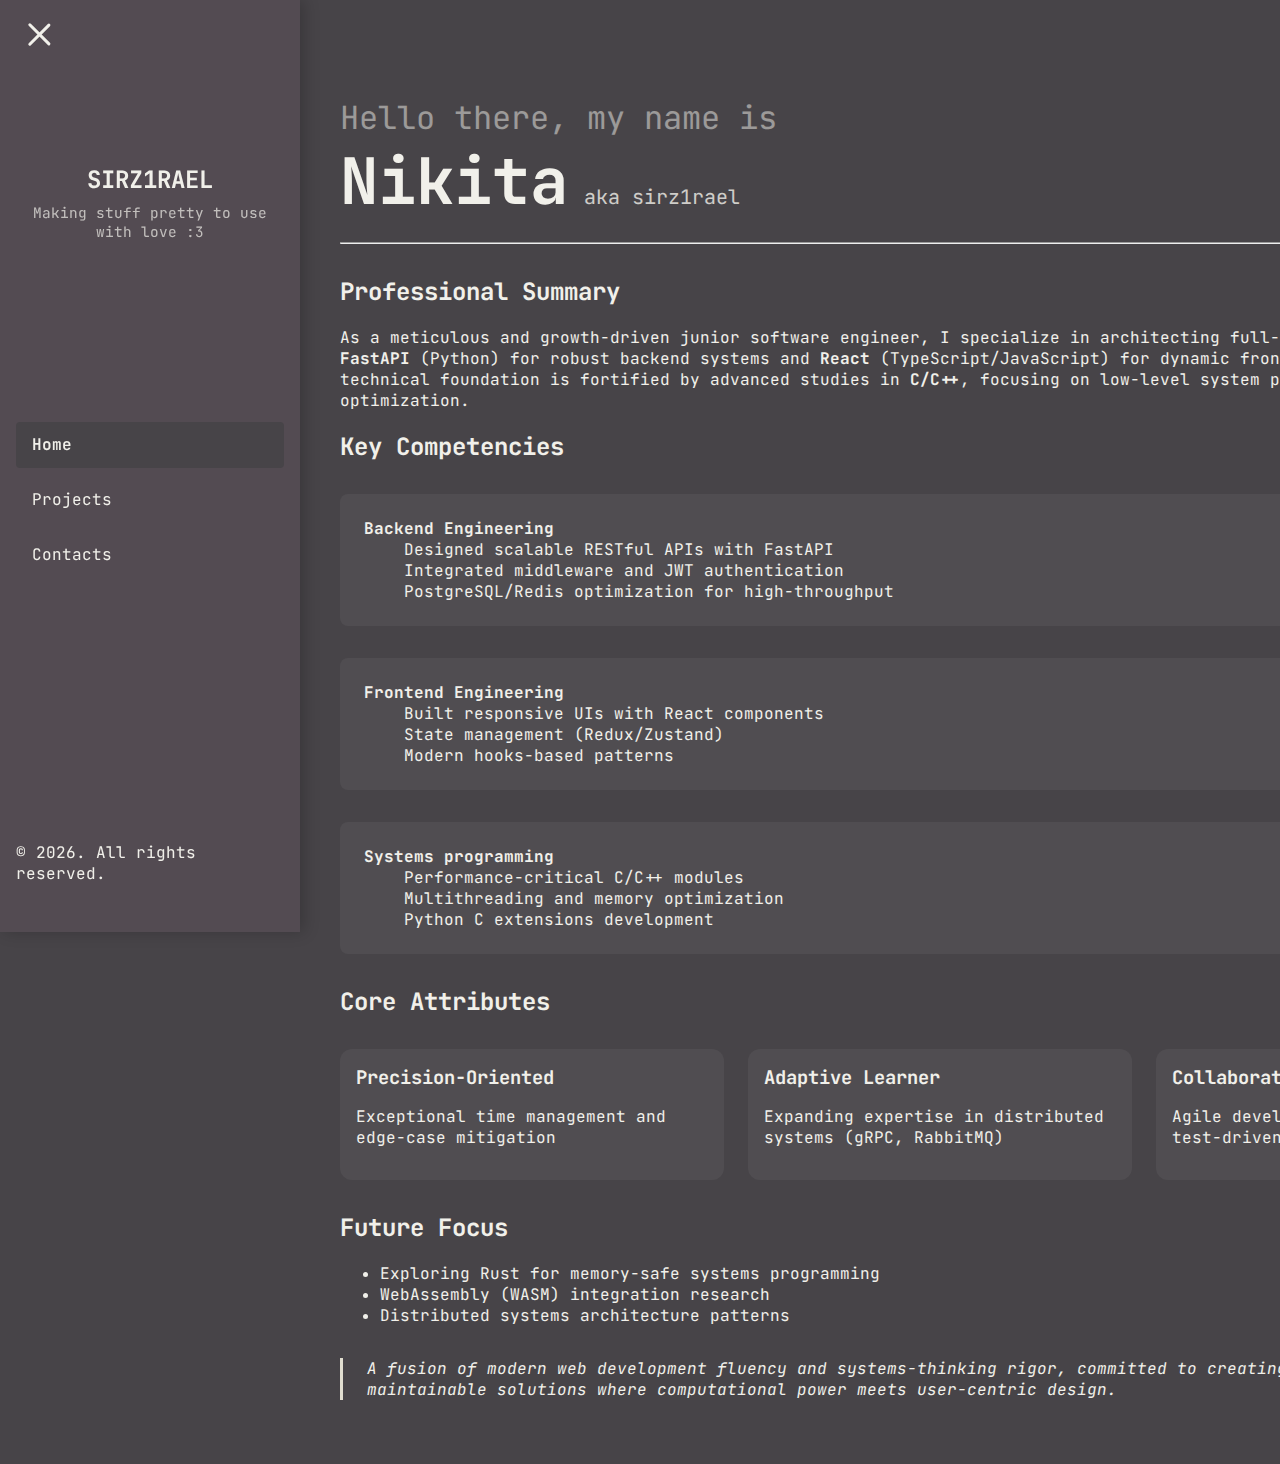
<file: index.html>
<!DOCTYPE html>
<html lang="en">
  <head>
    <meta charset="UTF-8" />
    <meta name="viewport" content="width=device-width, initial-scale=1.0" />
    <link rel="stylesheet" type="text/css" href="styles/styles.css" />
    <link rel="preconnect" href="https://fonts.googleapis.com" />
    <link rel="preconnect" href="https://fonts.gstatic.com" crossorigin />
    <link
      href="https://fonts.googleapis.com/css2?family=JetBrains+Mono:ital,wght@0,100..800;1,100..800&display=swap"
      rel="stylesheet"
    />

    <link
      rel="shortcut icon"
      href="https://avatars.githubusercontent.com/u/150961457?s=400&u=b5364c37fd1d751c5211fee14584ce5788694560&v=4"
      type="image/x-icon"
    />
    <title>sirz1rael's portfolio</title>
  </head>
  <body onload="handleHidden()">
    <input type="checkbox" class="checkbox" />
    <div class="hamburger-lines">
      <span class="line line1"></span>
      <span class="line line2"></span>
      <span class="line line3"></span>
    </div>
    <nav class="vertical-navigation" aria-hidden="false">
      <div class="vertical-navigation-container">
        <div class="items">
          <div class="head">
            <div class="intro">SIRZ1RAEL</div>
            <div class="slogan">Making stuff pretty to use with love :3</div>
          </div>
          <div class="nav-body">
            <ul class="links">
              <li>
                <a class="link active" href="/">Home</a>
              </li>
              <li><a class="link" href="/projects">Projects</a></li>
              <li><a class="link" href="/contacts">Contacts</a></li>
            </ul>
          </div>
          <div class="nav-footer">2025. All rights reserved.</div>
        </div>
      </div>
    </nav>

    <main class="home">
      <header class="introduction">
        <p>Hello there, my name is</p>
        <span class="name">
          <strong>Nikita</strong>
          <span class="desc">aka sirz1rael</span>
          <span><a class="desc-link" href="/resume">Resume / About me</a></span>
        </span>
        <hr />
      </header>

      <article class="description">
        <section class="professional-profile">
          <h2>Professional Summary</h2>
          <p>
            As a meticulous and growth-driven junior software engineer, I
            specialize in architecting full-stack solutions using
            <strong lang="en">FastAPI</strong> (Python) for robust backend
            systems and <strong lang="en">React</strong> (TypeScript/JavaScript)
            for dynamic frontend interfaces. My technical foundation is
            fortified by advanced studies in <strong lang="en">C/C++</strong>,
            focusing on low-level system programming and performance
            optimization.
          </p>
        </section>

        <section class="key-competencies">
          <h2>Key Competencies</h2>
          <dl class="competency-list">
            <div class="competency-item">
              <dt><strong>Backend Engineering</strong></dt>
              <dd>Designed scalable RESTful APIs with FastAPI</dd>
              <dd>Integrated middleware and JWT authentication</dd>
              <dd>PostgreSQL/Redis optimization for high-throughput</dd>
            </div>
            <div class="competency-item">
              <dt><strong>Frontend Engineering</strong></dt>
              <dd>Built responsive UIs with React components</dd>
              <dd>State management (Redux/Zustand)</dd>
              <dd>Modern hooks-based patterns</dd>
            </div>
            <div class="competency-item">
              <dt><strong>Systems programming</strong></dt>
              <dd>Performance-critical C/C++ modules</dd>
              <dd>Multithreading and memory optimization</dd>
              <dd>Python C extensions development</dd>
            </div>
          </dl>
        </section>

        <section class="core-attributes">
          <h2>Core Attributes</h2>
          <div class="attribute-grid">
            <div>
              <h3>Precision-Oriented</h3>
              <p>Exceptional time management and edge-case mitigation</p>
            </div>
            <div>
              <h3>Adaptive Learner</h3>
              <p>Expanding expertise in distributed systems (gRPC, RabbitMQ)</p>
            </div>
            <div>
              <h3>Collaborative Mindset</h3>
              <p>Agile development with Jira/Git and test-driven approach</p>
            </div>
          </div>
        </section>

        <section class="future-focus">
          <h2>Future Focus</h2>
          <ul class="future-items">
            <li>Exploring Rust for memory-safe systems programming</li>
            <li>WebAssembly (WASM) integration research</li>
            <li>Distributed systems architecture patterns</li>
          </ul>
        </section>

        <blockquote class="value-proposition">
          <p>
            A fusion of modern web development fluency and systems-thinking
            rigor, committed to creating efficient and maintainable solutions
            where computational power meets user-centric design.
          </p>
        </blockquote>
      </article>
    </main>
    <script>
      document.addEventListener("DOMContentLoaded", () => {
        const checkbox = document.querySelector(".checkbox");
        const nav = document.querySelector(".vertical-navigation");

        checkbox.addEventListener("change", (e) => {
          nav.setAttribute("aria-hidden", e.target.checked);
        });

        // Update year automatically
        document.querySelector(
          ".nav-footer"
        ).textContent = `© ${new Date().getFullYear()}. All rights reserved.`;
      });
    </script>
  </body>
</html>
</file>
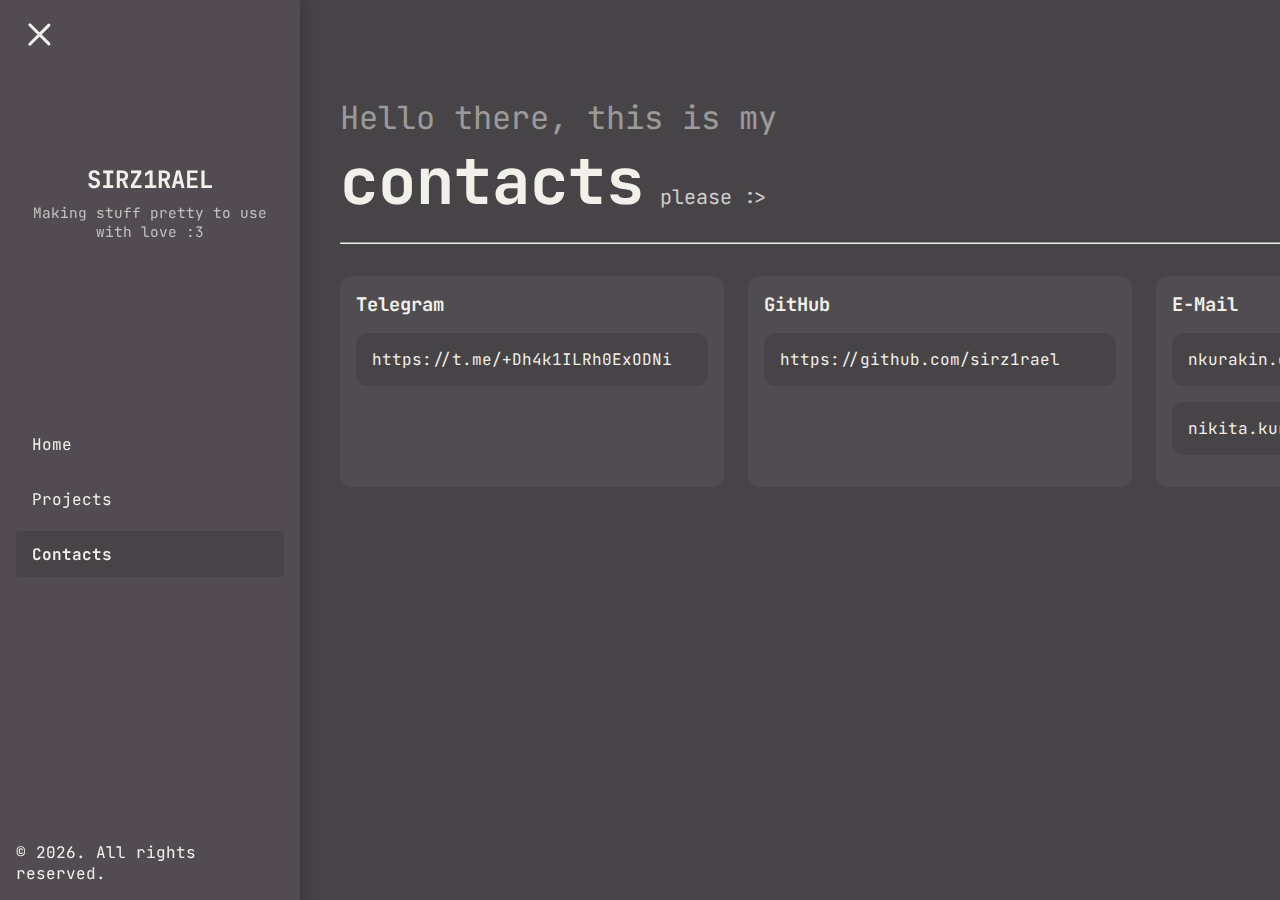
<file: contacts.html>
<!DOCTYPE html>
<html lang="en">
  <head>
    <meta charset="UTF-8" />
    <meta name="viewport" content="width=device-width, initial-scale=1.0" />
    <link rel="stylesheet" type="text/css" href="styles/styles.css" />
    <link rel="preconnect" href="https://fonts.googleapis.com" />
    <link rel="preconnect" href="https://fonts.gstatic.com" crossorigin />
    <link
      href="https://fonts.googleapis.com/css2?family=JetBrains+Mono:ital,wght@0,100..800;1,100..800&display=swap"
      rel="stylesheet"
    />
    <link
      rel="shortcut icon"
      href="https://avatars.githubusercontent.com/u/150961457?s=400&u=b5364c37fd1d751c5211fee14584ce5788694560&v=4"
      type="image/x-icon"
    />
    <title>sirz1rael's resume</title>
  </head>
  <body>
    <input type="checkbox" class="checkbox" />
    <div class="hamburger-lines">
      <span class="line line1"></span>
      <span class="line line2"></span>
      <span class="line line3"></span>
    </div>
    <nav class="vertical-navigation" aria-hidden="false">
      <div class="vertical-navigation-container">
        <div class="items">
          <div class="head">
            <div class="intro">SIRZ1RAEL</div>
            <div class="slogan">Making stuff pretty to use with love :3</div>
          </div>
          <div class="nav-body">
            <ul class="links">
              <li>
                <a class="link" href="/">Home</a>
              </li>
              <li><a class="link" href="/projects">Projects</a></li>
              <li><a class="link active" href="/contacts">Contacts</a></li>
            </ul>
          </div>
          <div class="nav-footer">2025. All rights reserved.</div>
        </div>
      </div>
    </nav>
    <main class="home">
      <header class="introduction">
        <p>Hello there, this is my</p>
        <span class="name">
          <strong>contacts</strong>
          <span class="desc">please :></span>
          <span><a class="desc-link" href="/resume">Resume / About me</a></span>
        </span>
        <hr />
      </header>
      <div class="attribute-grid">
        <div class="grid-item">
          <h3>Telegram</h3>
          <p>
            <a href="https://t.me/+Dh4k1ILRh0ExODNi"
              >https://t.me/+Dh4k1ILRh0ExODNi</a
            >
          </p>
        </div>
        <div class="grid-item">
          <h3>GitHub</h3>
          <p>
            <a href="https://github.com/sirz1rael"
              >https://github.com/sirz1rael</a
            >
          </p>
        </div>
        <div class="grid-item">
          <h3>E-Mail</h3>
          <p>
            <a href="mailto:nkurakin.cl@gmail.com">nkurakin.cl@gmail.com</a>
          </p>
          <p>
            <a href="mailto:nikita.kurakin99u7@gmail.com"
              >nikita.kurakin99u7@gmail.com</a
            >
          </p>
        </div>
      </div>
    </main>
    <script>
      document.addEventListener("DOMContentLoaded", () => {
        const checkbox = document.querySelector(".checkbox");
        const nav = document.querySelector(".vertical-navigation");

        checkbox.addEventListener("change", (e) => {
          nav.setAttribute("aria-hidden", e.target.checked);
        });

        // Update year automatically
        document.querySelector(
          ".nav-footer"
        ).textContent = `© ${new Date().getFullYear()}. All rights reserved.`;
      });
    </script>
  </body>
</html>
</file>
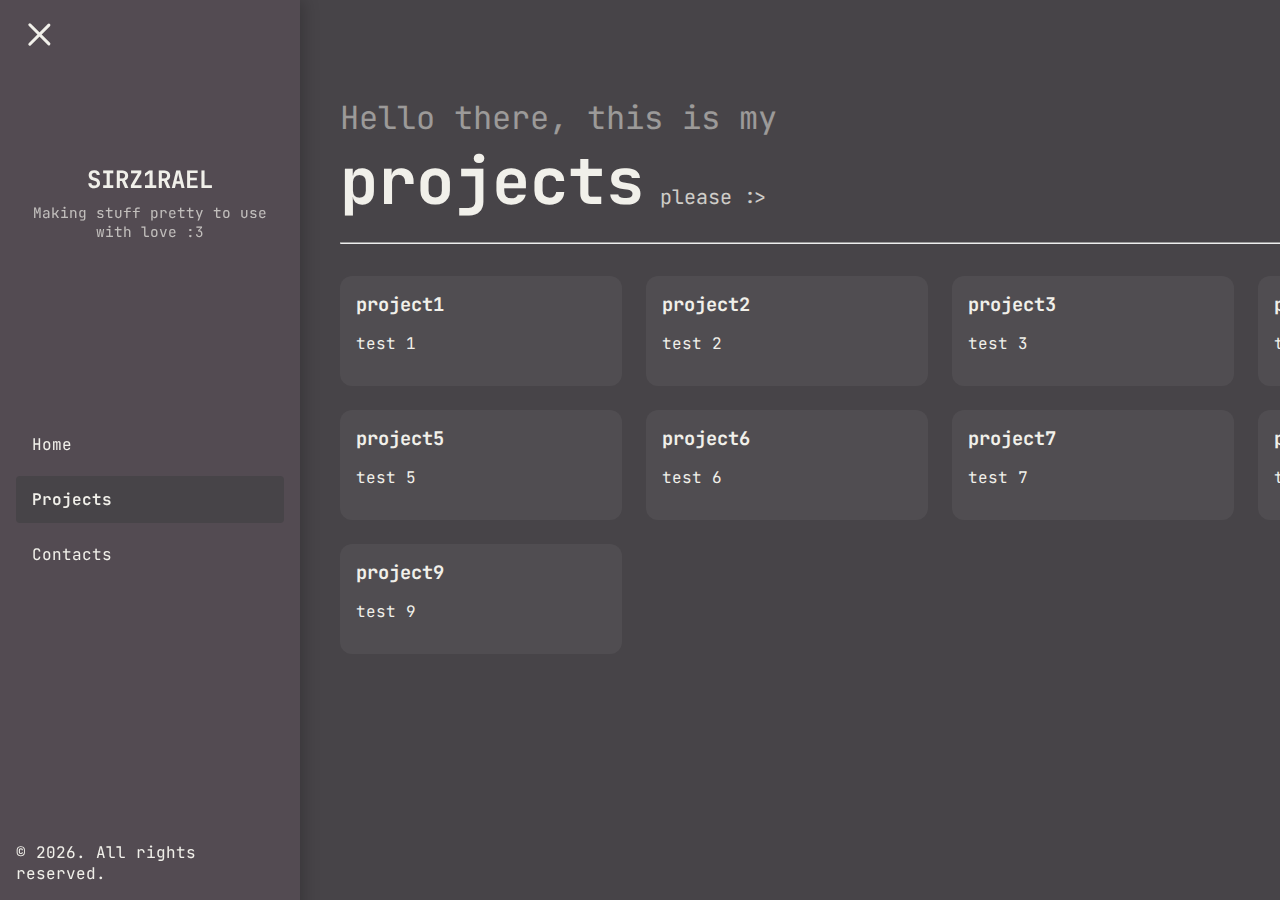
<file: projects.html>
<!DOCTYPE html>
<html lang="en">
  <head>
    <meta charset="UTF-8" />
    <meta name="viewport" content="width=device-width, initial-scale=1.0" />
    <link rel="stylesheet" type="text/css" href="styles/styles.css" />
    <link rel="preconnect" href="https://fonts.googleapis.com" />
    <link rel="preconnect" href="https://fonts.gstatic.com" crossorigin />
    <link
      href="https://fonts.googleapis.com/css2?family=JetBrains+Mono:ital,wght@0,100..800;1,100..800&display=swap"
      rel="stylesheet"
    />
    <link
      rel="shortcut icon"
      href="https://avatars.githubusercontent.com/u/150961457?s=400&u=b5364c37fd1d751c5211fee14584ce5788694560&v=4"
      type="image/x-icon"
    />
    <title>sirz1rael's resume</title>
  </head>
  <body>
    <input type="checkbox" class="checkbox" />
    <div class="hamburger-lines">
      <span class="line line1"></span>
      <span class="line line2"></span>
      <span class="line line3"></span>
    </div>
    <nav class="vertical-navigation" aria-hidden="false">
      <div class="vertical-navigation-container">
        <div class="items">
          <div class="head">
            <div class="intro">SIRZ1RAEL</div>
            <div class="slogan">Making stuff pretty to use with love :3</div>
          </div>
          <div class="nav-body">
            <ul class="links">
              <li>
                <a class="link" href="/">Home</a>
              </li>
              <li><a class="link active" href="/projects">Projects</a></li>
              <li><a class="link" href="/contacts">Contacts</a></li>
            </ul>
          </div>
          <div class="nav-footer">2025. All rights reserved.</div>
        </div>
      </div>
    </nav>
    <main class="home">
      <header class="introduction">
        <p>Hello there, this is my</p>
        <span class="name">
          <strong>projects</strong>
          <span class="desc">please :></span>
          <span><a class="desc-link" href="/resume">Resume / About me</a></span>
        </span>
        <hr />
      </header>
      <div class="attribute-grid">
        <div class="grid-item">
          <h3>project1</h3>
          <p>test 1</p>
        </div>
        <div class="grid-item">
          <h3>project2</h3>
          <p>test 2</p>
        </div>
        <div class="grid-item">
          <h3>project3</h3>
          <p>test 3</p>
        </div>
        <div class="grid-item">
          <h3>project4</h3>
          <p>test 4</p>
        </div>
        <div class="grid-item">
          <h3>project5</h3>
          <p>test 5</p>
        </div>
        <div class="grid-item">
          <h3>project6</h3>
          <p>test 6</p>
        </div>
        <div class="grid-item">
          <h3>project7</h3>
          <p>test 7</p>
        </div>
        <div class="grid-item">
          <h3>project8</h3>
          <p>test 8</p>
        </div>
        <div class="grid-item">
          <h3>project9</h3>
          <p>test 9</p>
        </div>
      </div>
    </main>
    <script>
      document.addEventListener("DOMContentLoaded", () => {
        const checkbox = document.querySelector(".checkbox");
        const nav = document.querySelector(".vertical-navigation");

        checkbox.addEventListener("change", (e) => {
          nav.setAttribute("aria-hidden", e.target.checked);
        });

        // Update year automatically
        document.querySelector(
          ".nav-footer"
        ).textContent = `© ${new Date().getFullYear()}. All rights reserved.`;
      });
    </script>
  </body>
</html>
</file>
<file: styles/styles.css>
:root {
  --background: #474448;
  --font-accent: #F1F0EA;
  --main-accent: rgba(45, 35, 46, 0.33);
  --secondary-accent: #534B52;
  --just-an-accent: #E0DDCF;
  --nav-width: 300px;
  --transition: 0.4s cubic-bezier(0.4, 0, 0.2, 1);
}

/* Base styles */
body {
  margin: 0;
  font-family: 'JetBrains Mono', sans-serif;
  font-size: 1rem;
  color: var(--font-accent);
  background: var(--background);
  overflow-x: hidden;
}

/* Navigation */
.vertical-navigation {
  position: fixed;
  width: var(--nav-width);
  height: 100vh;
  left: calc(-1 * var(--nav-width));
  transition: left var(--transition);
  z-index: 1000;
}

.vertical-navigation[aria-hidden="false"] {
  left: 0;
}

.vertical-navigation-container {
  background: var(--secondary-accent);
  height: 100%;
  padding: 1rem;
  box-shadow: 4px 0 15px rgba(0,0,0,0.2);
}

.items {
  display: flex;
  flex-direction: column;
  justify-content: space-between;
  height: 100%;
}

.head {
  padding: 2rem 1rem;
  text-align: center;
  margin-top: auto;
}

.nav-body {
  margin-top: auto;
  margin-bottom: auto;
}

.nav-footer {
  margin-bottom: 2rem;
  margin-top: auto;
}

.intro {
  font-size: 1.5rem;
  font-weight: 700;
  margin-bottom: 0.5rem;
}

.slogan {
  opacity: 0.7;
  font-size: 0.9rem;
}

/* Hamburger menu */
.hamburger-lines {
  position: fixed;
  top: 1.5rem;
  left: 1.5rem;
  z-index: 1100;
  cursor: pointer;
  width: 30px;
  height: 22px;
}

.line {
  position: absolute;
  height: 3px;
  width: 100%;
  background: var(--font-accent);
  border-radius: 2px;
  transition: all var(--transition);
}

.checkbox {
  display: block;
  position: fixed;
  transform: scale(3);
  left: 1.5rem;
  top: 1.5rem;
  z-index: 1200;
  opacity: 0;
  cursor: pointer;
}

.line1 { top: 0; }
.line2 { top: 9px; }
.line3 { top: 18px; }

.checkbox  ~ .hamburger-lines .line1 {
  transform: rotate(45deg) translate(6.5px, 6px);
}
.checkbox ~ .hamburger-lines .line2 {
  opacity: 0;
}
.checkbox ~ .hamburger-lines .line3 {
  transform: rotate(-45deg) translate(6.5px, -6px);
}

.checkbox:checked ~ .hamburger-lines .line1 {
  transform: rotate(0deg);
}
.checkbox:checked ~ .hamburger-lines .line2 {
  opacity: 1;
}
.checkbox:checked ~ .hamburger-lines .line3 {
  transform: rotate(0deg);
}



/* Main content */
.home {
  margin-left: 0;
  padding: 4rem 2rem 2rem;
  transition: transform var(--transition);
}

.checkbox ~ .home {
  transform: translateX(var(--nav-width));
}

.checkbox:checked ~ .home {
  transform: translateX(-1 * var(--nav-width));
}

/* Links */
.links {
  list-style: none;
  padding: 0;
  margin: 2rem 0;
}

.link {
  display: block;
  padding: 0.8rem 1rem;
  margin: 0.5rem 0;
  color: var(--font-accent);
  text-decoration: none;
  border-radius: 4px;
  transition: all 0.2s ease;
}

.link:hover {
  background: var(--main-accent);
}

.link.active {
  background: var(--background);
  font-weight: 600;
}

/* Content sections */
.introduction {
  display: block;
  font-size: 2em;
  margin-bottom: 2rem;
}

.introduction p {
  display: block;
  margin-bottom: -0.5rem;
  opacity: 50%;
}

.name {
  font-size: 4rem;
  margin: 0.5rem 0;
  display: flex;
  justify-content: space-between;
  align-items: baseline;
}

.name strong {
  margin-left: 0;
}

.desc {
  font-size: 1.25rem;
  opacity: 0.8;
  margin-right: auto;
  padding: 1rem;
}

.desc-link {
  text-decoration: none;
  color: var(--font-accent);
  font-size: 1.25rem;
  text-align: justify;
  text-wrap-mode: wrap;
  padding: 1rem;
}

.desc-link:hover {
  text-decoration: underline;
  color: var(--font-accent);
}

.core-attributes h2 {
  margin: 0;
}

/* Competencies */
.competency-list {
  display: grid;
  gap: 2rem;
  margin: 2rem 0;
}

.competency-item {
  background: rgba(255,255,255,0.05);
  padding: 1.5rem;
  border-radius: 8px;
}

.attribute-grid {
  display: grid;
  gap: 1.5rem ;
  grid-template-columns: repeat(auto-fit, minmax(250px, 1fr));
  margin-top: 2rem;
  margin-bottom: 2rem;
}

.attribute-grid div {
  background: rgba(255,255,255,0.05);
  padding: 1rem;
  border-radius: 12px;
}

.attribute-grid h3 {
  margin-top: 0;
  margin-bottom: 1rem;
}

.attribute-grid p a {
  display: block;
  text-decoration: none;
  background-color: var(--background);
  border-radius: 12px;
  padding: 1rem;
  color: var(--font-accent);
  transition: var(--transition);
}
.attribute-grid p:hover a:hover {
  filter: invert(100%);
  transform: scale(1.05, 1.05);
  transition: var(--transition);
}

.value-proposition {
  border-left: 3px solid var(--just-an-accent);
  padding-left: 1.5rem;
  margin: 2rem 0;
  font-style: italic;
}

/* Media queries */
@media (max-width: 768px) {
  :root {
    --nav-width: 80vw;
  }
  
  .home {
    padding: 5rem 1.5rem 2rem;
  }
  
  .name {
    font-size: 2rem;
  }

  .desc-link {
    font-size: 1rem;
  }
  
  .hamburger-lines {
    top: 1rem;
    left: 1rem;
  }
}

@media (max-width: 550px) {
  .desc-link {
    font-size: 0.9rem;
  }
}

@media (min-width: 1200px) {
  .home {
    max-width: 1200px;
    margin: 0 auto;
  }
}
</file>
